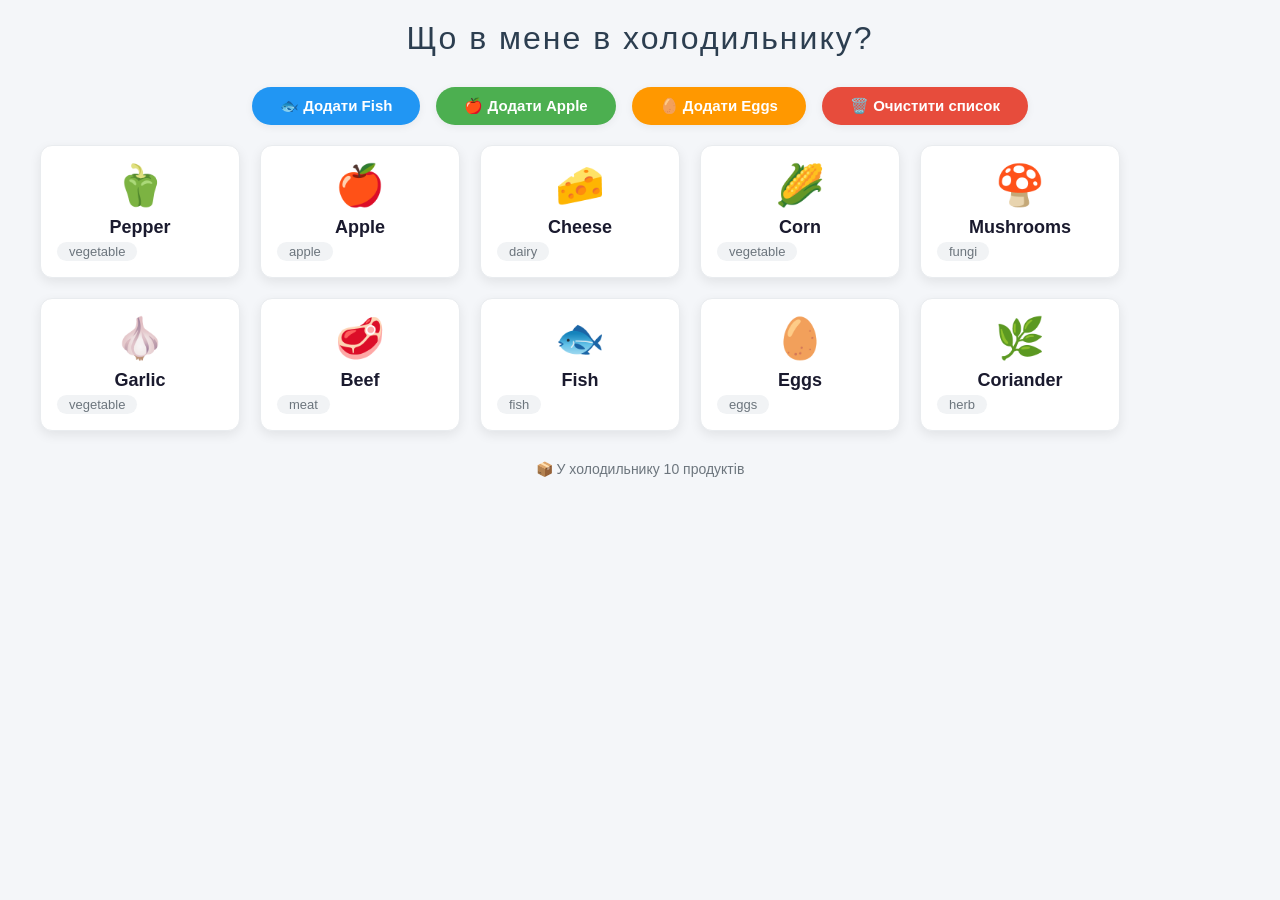
<file: DOM/index4.html>
<!DOCTYPE html>
<html lang="uk">
<head>
    <meta charset="UTF-8">
    <meta name="viewport" content="width=device-width, initial-scale=1.0">
    <title>Мій холодильник</title>
    <link rel="stylesheet" href="style4.css">
</head>
<body>

    <h1> Що в мене в холодильнику?</h1>

    <div class="btn-panel">
        <button class="btn-fish" data-type="fish">🐟 Додати Fish</button>
        <button class="btn-apple" data-type="apple">🍎 Додати Apple</button>
        <button class="btn-eggs" data-type="eggs">🥚 Додати Eggs</button>
        <button class="btn-clear" id="clearBtn">🗑️ Очистити список</button>
    </div>

    <div class="product-grid" id="productGrid"></div>

    <div class="info" id="info">Спочатку список порожній. Додавайте продукти!</div>

<script src="base4.js"></script>
</body>
</html>
</file>
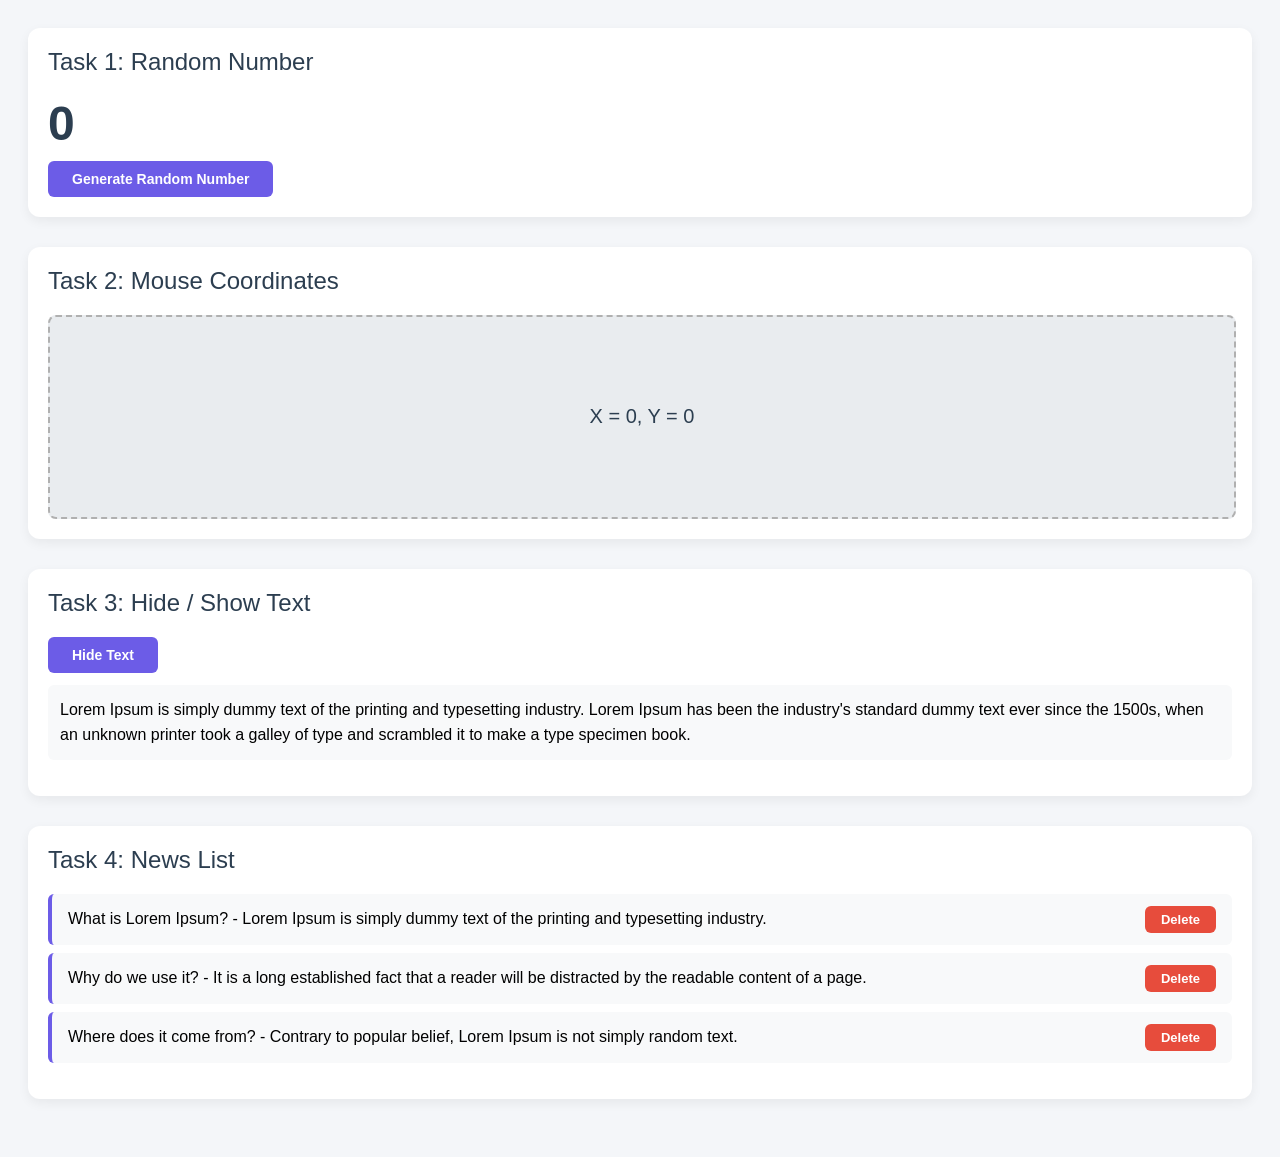
<file: Event_pract/index2.html>
<!DOCTYPE html>
<html lang="en">
<head>
    <meta charset="UTF-8">
    <meta name="viewport" content="width=device-width, initial-scale=1.0">
    <link rel="stylesheet" href="style2.css">
    <title>JavaScript Tasks</title>
</head>
<body>
    
    <div class="task">
        <h2>Task 1: Random Number</h2>
        <div id="randomNumberDisplay">0</div>
        <button onclick="generateRandomNumber()">Generate Random Number</button>
    </div>

    <div class="task">
        <h2>Task 2: Mouse Coordinates</h2>
        <div id="mouseArea" style="width: 100%; height: 200px; background-color: #e9ecef; display: flex; align-items: center; justify-content: center; border-radius: 8px;">
            <span id="coordinates">X = 0, Y = 0</span>
        </div>
    </div>

    <div class="task">
        <h2>Task 3: Hide / Show Text</h2>
        <button id="toggleBtn">Hide Text</button>
        <p id="toggleText">Lorem Ipsum is simply dummy text of the printing and typesetting industry. Lorem Ipsum has been the industry's standard dummy text ever since the 1500s, when an unknown printer took a galley of type and scrambled it to make a type specimen book.</p>
    </div>

    <div class="task">
        <h2>Task 4: News List</h2>
        <ul id="newsList">
            <li>
                <span>What is Lorem Ipsum? - Lorem Ipsum is simply dummy text of the printing and typesetting industry.</span>
                <button class="deleteBtn">Delete</button>
            </li>
            <li>
                <span>Why do we use it? - It is a long established fact that a reader will be distracted by the readable content of a page.</span>
                <button class="deleteBtn">Delete</button>
            </li>
            <li>
                <span>Where does it come from? - Contrary to popular belief, Lorem Ipsum is not simply random text.</span>
                <button class="deleteBtn">Delete</button>
            </li>
        </ul>
    </div>

    <script src="base2.js"></script>
</body>
</html>
</file>
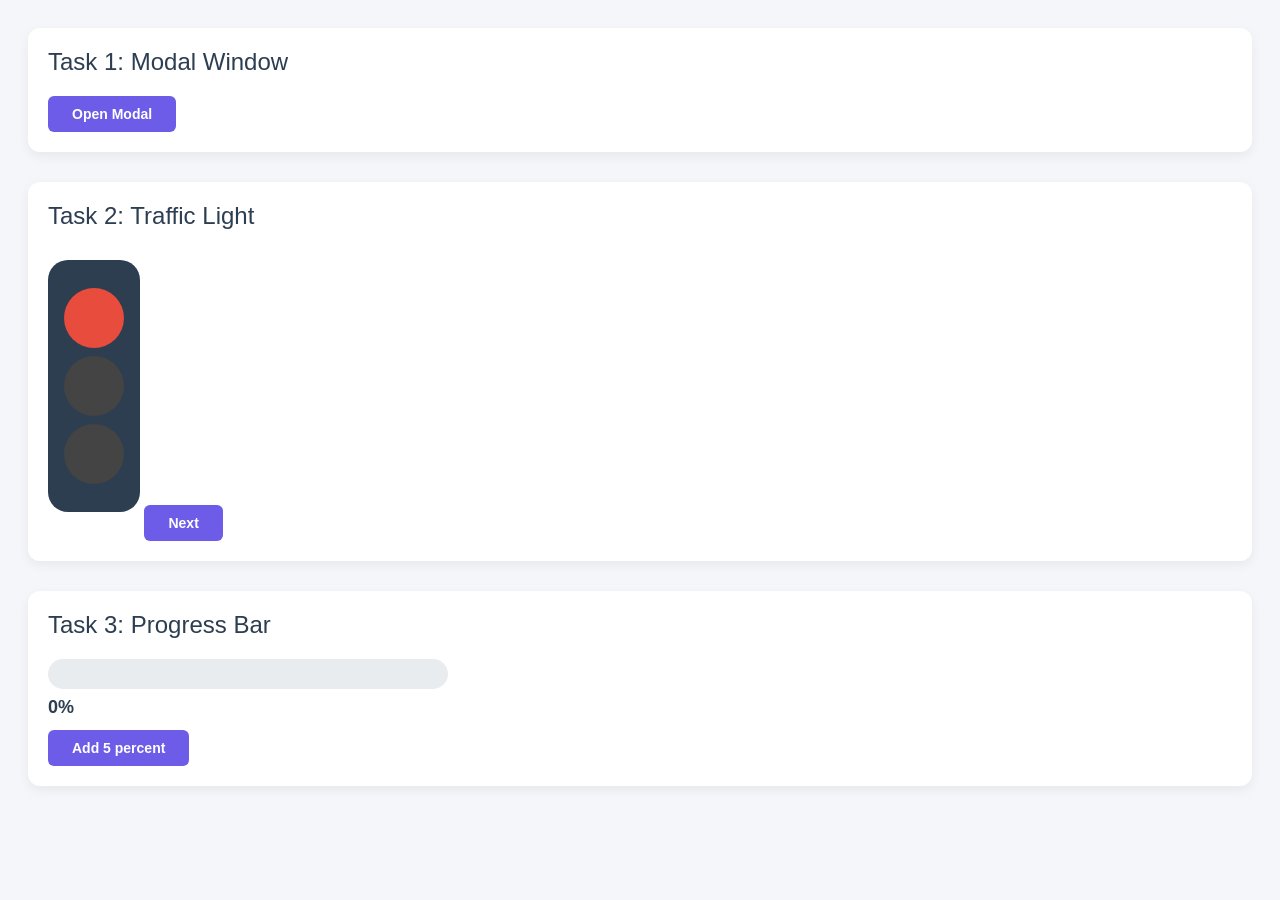
<file: Events_dz/index5.html>
<!DOCTYPE html>
<html lang="en">
<head>
    <meta charset="UTF-8">
    <meta name="viewport" content="width=device-width, initial-scale=1.0">
    <link rel="stylesheet" href="style5.css">
    <title>Events Tasks</title>
</head>
<body>

    <div class="task">
        <h2>Task 1: Modal Window</h2>
        <button id="openModalBtn">Open Modal</button>

        <div id="modalOverlay" class="modal-overlay">
            <div class="modal-box">
                <h2>Hello from Modal Window!</h2>
                <button id="closeModalBtn">Close</button>
            </div>
        </div>
    </div>

    <div class="task">
        <h2>Task 2: Traffic Light</h2>
        <div id="trafficLight">
            <div class="light red" id="redLight"></div>
            <div class="light yellow" id="yellowLight"></div>
            <div class="light green" id="greenLight"></div>
        </div>
        <button id="nextLightBtn">Next</button>
    </div>

    <div class="task">
        <h2>Task 3: Progress Bar</h2>
        <div id="progressContainer">
            <div id="progressBar" style="width: 0%;"></div>
        </div>
        <div id="progressText">0%</div>
        <button id="addProgressBtn">Add 5 percent</button>
    </div>

    <script src="base5.js"></script>
</body>
</html>
</file>
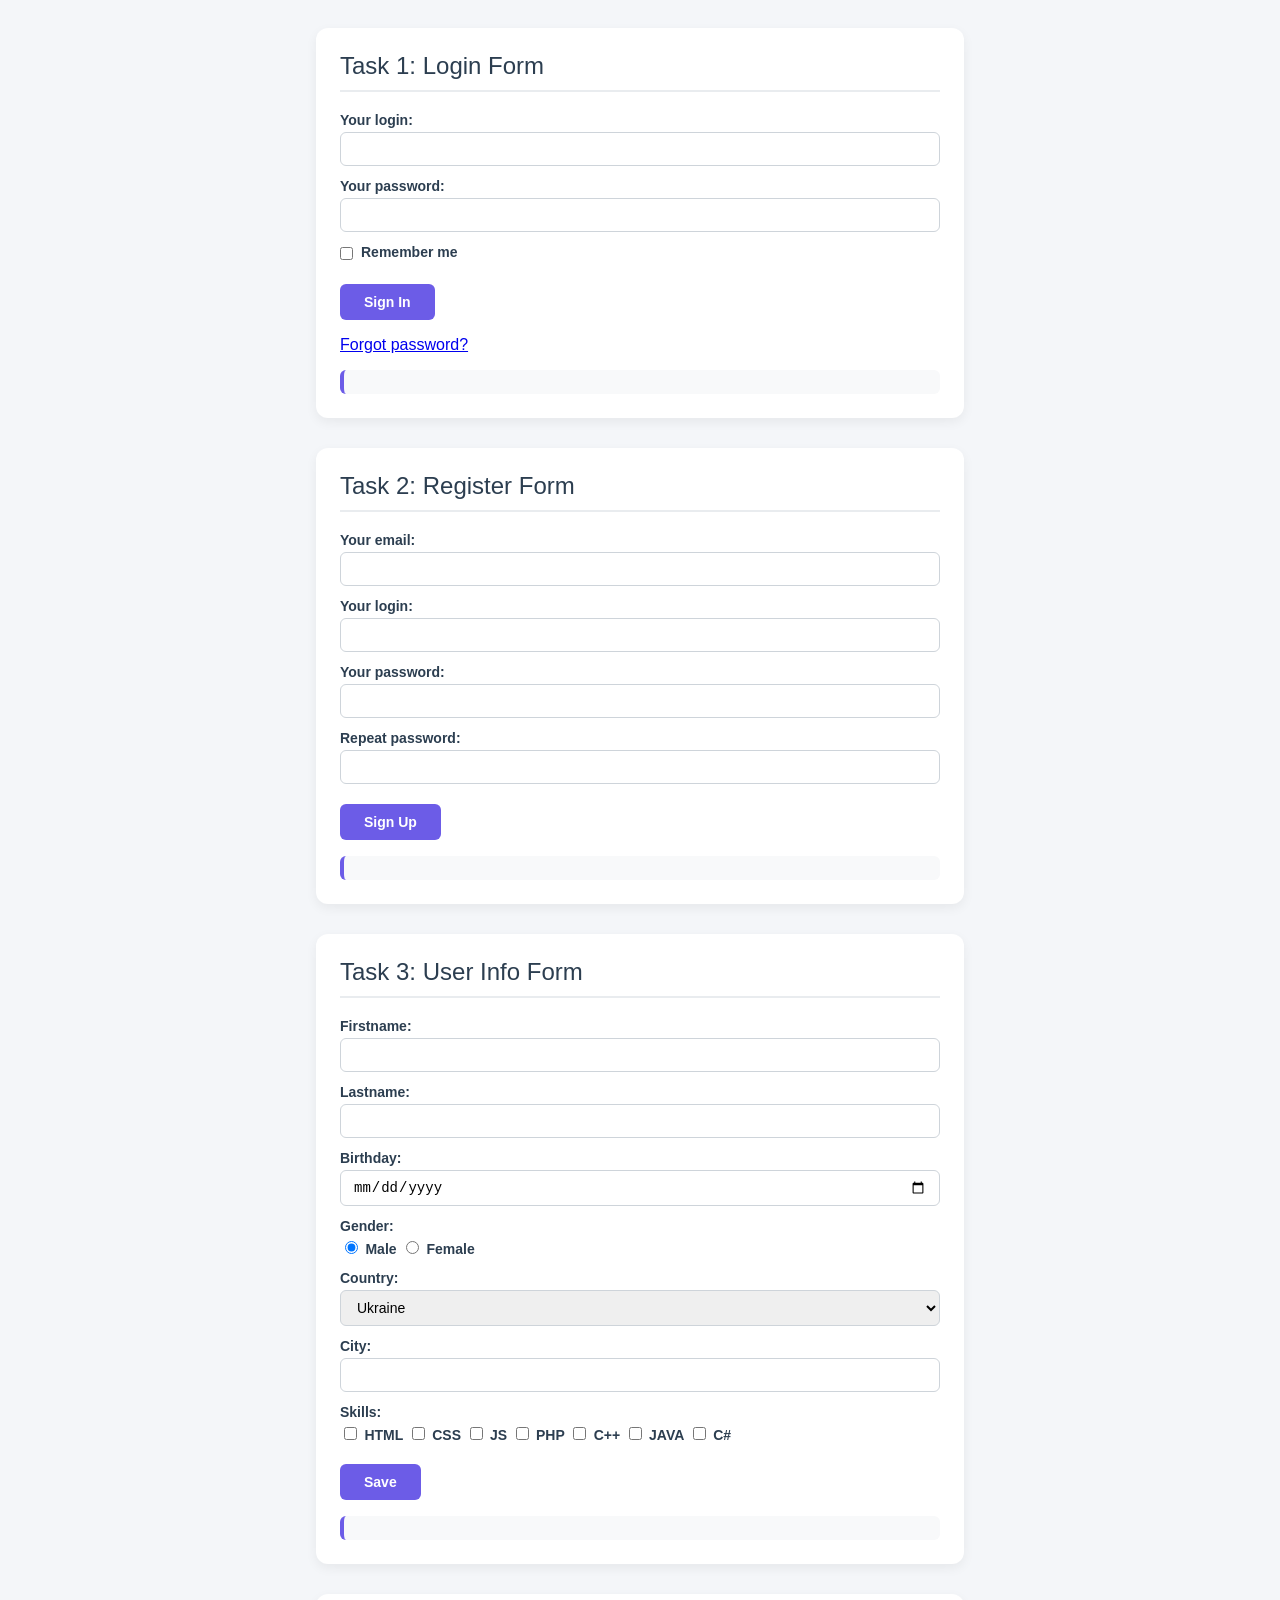
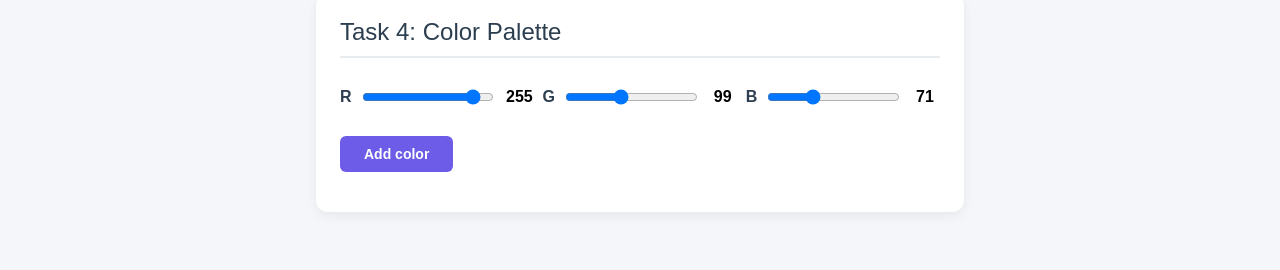
<file: Forms/index6.html>
<!DOCTYPE html>
<html lang="en">
<head>
    <meta charset="UTF-8">
    <meta name="viewport" content="width=device-width, initial-scale=1.0">
    <link rel="stylesheet" href="style6.css">
    <title>Forms Tasks</title>
</head>
<body>

    <div class="task">
        <h2>Task 1: Login Form</h2>
        <form id="loginForm">
            <div class="input-group">
                <label for="loginName">Your login:</label>
                <input id="loginName" name="loginName" type="text" required>
            </div>
            <div class="input-group">
                <label for="loginPassword">Your password:</label>
                <input id="loginPassword" name="loginPassword" type="password" required>
            </div>
            <div class="input-group checkbox-group">
                <input id="rememberMe" name="rememberMe" type="checkbox">
                <label for="rememberMe">Remember me</label>
            </div>
            <button type="submit">Sign In</button>
            <p><a href="#">Forgot password?</a></p>
            <div id="loginResult" class="result"></div>
        </form>
    </div>

    <div class="task">
        <h2>Task 2: Register Form</h2>
        <form id="registerForm">
            <div class="input-group">
                <label for="registerEmail">Your email:</label>
                <input id="registerEmail" name="registerEmail" type="email" required>
            </div>
            <div class="input-group">
                <label for="registerLogin">Your login:</label>
                <input id="registerLogin" name="registerLogin" type="text" required>
            </div>
            <div class="input-group">
                <label for="registerPassword">Your password:</label>
                <input id="registerPassword" name="registerPassword" type="password" required>
            </div>
            <div class="input-group">
                <label for="registerRepeatPassword">Repeat password:</label>
                <input id="registerRepeatPassword" name="registerRepeatPassword" type="password" required>
            </div>
            <button type="submit">Sign Up</button>
            <div id="registerResult" class="result"></div>
        </form>
    </div>

    <div class="task">
        <h2>Task 3: User Info Form</h2>
        <form id="userInfoForm">
            <div class="input-group">
                <label for="firstName">Firstname:</label>
                <input id="firstName" name="firstName" type="text" required>
            </div>
            <div class="input-group">
                <label for="lastName">Lastname:</label>
                <input id="lastName" name="lastName" type="text" required>
            </div>
            <div class="input-group">
                <label for="birthday">Birthday:</label>
                <input id="birthday" name="birthday" type="date" required>
            </div>
            <div class="input-group">
                <label>Gender:</label>
                <div>
                    <input value="Male" id="genderMale" name="gender" type="radio" checked>
                    <label for="genderMale">Male</label>
                    <input value="Female" id="genderFemale" name="gender" type="radio">
                    <label for="genderFemale">Female</label>
                </div>
            </div>
            <div class="input-group">
                <label for="country">Country:</label>
                <select id="country" name="country">
                    <option value="Ukraine">Ukraine</option>
                    <option value="USA">USA</option>
                    <option value="Canada">Canada</option>
                    <option value="UK">UK</option>
                    <option value="Germany">Germany</option>
                </select>
            </div>
            <div class="input-group">
                <label for="city">City:</label>
                <input id="city" name="city" type="text" required>
            </div>
            <div class="input-group">
                <label>Skills:</label>
                <div>
                    <input id="skillHtml" name="skills" type="checkbox" value="HTML">
                    <label for="skillHtml">HTML</label>
                    <input id="skillCss" name="skills" type="checkbox" value="CSS">
                    <label for="skillCss">CSS</label>
                    <input id="skillJs" name="skills" type="checkbox" value="JS">
                    <label for="skillJs">JS</label>
                    <input id="skillPhp" name="skills" type="checkbox" value="PHP">
                    <label for="skillPhp">PHP</label>
                    <input id="skillCpp" name="skills" type="checkbox" value="C++">
                    <label for="skillCpp">C++</label>
                    <input id="skillJava" name="skills" type="checkbox" value="JAVA">
                    <label for="skillJava">JAVA</label>
                    <input id="skillCsharp" name="skills" type="checkbox" value="C#">
                    <label for="skillCsharp">C#</label>
                </div>
            </div>
            <button type="submit">Save</button>
            <div id="userInfoResult" class="result"></div>
        </form>
    </div>

    <div class="task">
        <h2>Task 4: Color Palette</h2>
        <form id="colorForm">
            <div class="input-group color-inputs">
                <label for="colorR">R</label>
                <input id="colorR" name="colorR" type="range" min="0" max="255" value="255">
                <span id="colorRValue">255</span>
                <label for="colorG">G</label>
                <input id="colorG" name="colorG" type="range" min="0" max="255" value="99">
                <span id="colorGValue">99</span>
                <label for="colorB">B</label>
                <input id="colorB" name="colorB" type="range" min="0" max="255" value="71">
                <span id="colorBValue">71</span>
            </div>
            <button type="submit">Add color</button>
            <div id="colorPalette" class="palette"></div>
        </form>
    </div>

    <script src="base6.js"></script>
</body>
</html>
</file>
<file: DOM/style4.css>
* {
            margin: 0;
            padding: 0;
            box-sizing: border-box;
        }
        
        body {
            font-family: 'Segoe UI', Tahoma, Geneva, Verdana, sans-serif;
            background: #f4f6f9;
            padding: 20px;
        }
        
        h1 {
            text-align: center;
            margin-bottom: 30px;
            color: #2c3e50;
            font-weight: 300;
            letter-spacing: 2px;
        }
        
        .product-grid {
            display: flex;
            flex-wrap: wrap;
            gap: 20px;
            justify-content: flex-start;
            max-width: 1200px;
            margin: 0 auto;
        }
        
        .product-card {
            width: 200px;
            background: white;
            border-radius: 12px;
            box-shadow: 0 4px 12px rgba(0, 0, 0, 0.08);
            padding: 16px;
            transition: transform 0.2s, box-shadow 0.2s;
            border: 1px solid #e9ecef;
            flex-shrink: 0;
        }
        
        .product-card:hover {
            transform: translateY(-4px);
            box-shadow: 0 8px 24px rgba(0, 0, 0, 0.12);
        }
        
        .product-card .emoji {
            font-size: 40px;
            display: block;
            text-align: center;
            margin-bottom: 8px;
        }
        
        .product-card .name {
            font-weight: 600;
            font-size: 18px;
            text-align: center;
            color: #1a1a2e;
        }
        
        .product-card .type {
            font-size: 13px;
            color: #6c757d;
            text-align: center;
            margin-top: 4px;
            background: #f1f3f5;
            padding: 2px 12px;
            border-radius: 20px;
            display: inline-block;
            margin-left: auto;
            margin-right: auto;
            width: fit-content;
        }
        
        .btn-panel {
            display: flex;
            justify-content: center;
            gap: 16px;
            flex-wrap: wrap;
            margin: 30px 0 20px;
        }
        
        .btn-panel button {
            padding: 10px 28px;
            border: none;
            border-radius: 30px;
            font-weight: 600;
            font-size: 15px;
            cursor: pointer;
            transition: background 0.2s, transform 0.1s;
            color: white;
            box-shadow: 0 2px 8px rgba(0, 0, 0, 0.06);
        }
        
        .btn-panel button:active {
            transform: scale(0.96);
        }
        
        .btn-fish {
            background: #2196F3;
        }
        .btn-fish:hover {
            background: #1976D2;
        }
        
        .btn-apple {
            background: #4CAF50;
        }
        .btn-apple:hover {
            background: #388E3C;
        }
        
        .btn-eggs {
            background: #FF9800;
        }
        .btn-eggs:hover {
            background: #F57C00;
        }
        
        .btn-clear {
            background: #e74c3c;
            color: white;
            padding: 10px 28px;
            border: none;
            border-radius: 30px;
            font-weight: 600;
            font-size: 15px;
            cursor: pointer;
            transition: background 0.2s;
        }
        
        .btn-clear:hover {
            background: #c0392b;
        }
        
        .info {
            text-align: center;
            color: #6c757d;
            margin-top: 30px;
            font-size: 14px;
        }
</file>
<file: Event_pract/style2.css>
body {
    font-family: Arial, sans-serif;
    padding: 20px;
    background-color: #f4f6f9;
}

.task {
    background: white;
    padding: 20px;
    border-radius: 12px;
    margin-bottom: 30px;
    box-shadow: 0 4px 12px rgba(0, 0, 0, 0.06);
}

h2 {
    color: #2c3e50;
    font-weight: 400;
    margin-top: 0;
}

button {
    padding: 10px 24px;
    border: none;
    border-radius: 6px;
    font-size: 14px;
    font-weight: bold;
    cursor: pointer;
    background-color: #6c5ce7;
    color: white;
    transition: background 0.2s;
}

button:hover {
    background-color: #5a4bd1;
}

#randomNumberDisplay {
    font-size: 48px;
    font-weight: bold;
    color: #2c3e50;
    margin: 10px 0;
}

#mouseArea {
    border: 2px dashed #b0b0b0;
    user-select: none;
}

#coordinates {
    font-size: 20px;
    color: #2c3e50;
}

#toggleText {
    margin-top: 12px;
    padding: 12px;
    background: #f8f9fa;
    border-radius: 6px;
    line-height: 1.6;
}

#newsList {
    list-style: none;
    padding: 0;
}

#newsList li {
    display: flex;
    justify-content: space-between;
    align-items: center;
    padding: 12px 16px;
    background: #f8f9fa;
    border-radius: 6px;
    margin-bottom: 8px;
    border-left: 4px solid #6c5ce7;
}

#newsList li span {
    flex: 1;
    margin-right: 12px;
}

.deleteBtn {
    background-color: #e74c3c;
    padding: 6px 16px;
    font-size: 13px;
}

.deleteBtn:hover {
    background-color: #c0392b;
}
</file>
<file: Events_dz/style5.css>
body {
    font-family: Arial, sans-serif;
    padding: 20px;
    background-color: #f4f6f9;
}

.task {
    background: white;
    padding: 20px;
    border-radius: 12px;
    margin-bottom: 30px;
    box-shadow: 0 4px 12px rgba(0, 0, 0, 0.06);
}

h2 {
    color: #2c3e50;
    font-weight: 400;
    margin-top: 0;
}

button {
    padding: 10px 24px;
    border: none;
    border-radius: 6px;
    font-size: 14px;
    font-weight: bold;
    cursor: pointer;
    background-color: #6c5ce7;
    color: white;
    transition: background 0.2s;
}

button:hover {
    background-color: #5a4bd1;
}

.modal-overlay {
    display: none;
    position: fixed;
    top: 0;
    left: 0;
    width: 100%;
    height: 100%;
    background-color: rgba(0, 0, 0, 0.5);
    justify-content: center;
    align-items: center;
    z-index: 999;
}

.modal-overlay.active {
    display: flex;
}

.modal-box {
    background: white;
    padding: 40px;
    border-radius: 12px;
    text-align: center;
    max-width: 400px;
    width: 90%;
    box-shadow: 0 8px 30px rgba(0, 0, 0, 0.2);
}

.modal-box h2 {
    margin-top: 0;
    margin-bottom: 20px;
}

#trafficLight {
    display: inline-block;
    background: #2c3e50;
    padding: 20px 16px;
    border-radius: 20px;
    margin: 10px 0 16px;
}

.light {
    width: 60px;
    height: 60px;
    border-radius: 50%;
    margin: 8px auto;
    background: #444;
    transition: background 0.3s;
}

.light.red.active {
    background: #e74c3c;
}

.light.yellow.active {
    background: #f1c40f;
}

.light.green.active {
    background: #2ecc71;
}

#progressContainer {
    width: 100%;
    max-width: 400px;
    height: 30px;
    background: #e9ecef;
    border-radius: 15px;
    overflow: hidden;
    margin: 10px 0 8px;
}

#progressBar {
    height: 100%;
    width: 0%;
    background: #6c5ce7;
    border-radius: 15px;
    transition: width 0.3s ease;
}

#progressText {
    font-size: 18px;
    font-weight: bold;
    color: #2c3e50;
    margin: 4px 0 12px;
}
</file>
<file: Forms/style6.css>
body {
    font-family: Arial, sans-serif;
    padding: 20px;
    background-color: #f4f6f9;
}

.task {
    background: white;
    padding: 24px;
    border-radius: 12px;
    margin-bottom: 30px;
    box-shadow: 0 4px 12px rgba(0, 0, 0, 0.06);
    max-width: 600px;
    margin-left: auto;
    margin-right: auto;
}

h2 {
    color: #2c3e50;
    font-weight: 400;
    margin-top: 0;
    border-bottom: 2px solid #e9ecef;
    padding-bottom: 10px;
}

.input-group {
    display: flex;
    flex-direction: column;
    margin-bottom: 12px;
}

.input-group label {
    font-weight: 600;
    font-size: 14px;
    margin-bottom: 4px;
    color: #2c3e50;
}

.input-group input,
.input-group select {
    padding: 8px 12px;
    border: 1px solid #ced4da;
    border-radius: 6px;
    font-size: 14px;
}

.checkbox-group {
    flex-direction: row;
    align-items: center;
    gap: 8px;
}

.checkbox-group input {
    width: auto;
    margin: 0;
}

button {
    padding: 10px 24px;
    border: none;
    border-radius: 6px;
    font-size: 14px;
    font-weight: bold;
    cursor: pointer;
    background-color: #6c5ce7;
    color: white;
    transition: background 0.2s;
    margin-top: 8px;
}

button:hover {
    background-color: #5a4bd1;
}

.result {
    margin-top: 16px;
    padding: 12px;
    background: #f8f9fa;
    border-radius: 6px;
    border-left: 4px solid #6c5ce7;
    font-size: 14px;
    line-height: 1.6;
}

.color-inputs {
    flex-direction: row;
    align-items: center;
    gap: 8px;
    flex-wrap: wrap;
}

.color-inputs label {
    font-weight: bold;
    font-size: 16px;
    margin: 0;
}

.color-inputs input[type="range"] {
    flex: 1;
    min-width: 80px;
}

.color-inputs span {
    font-weight: bold;
    font-size: 16px;
    min-width: 30px;
    text-align: center;
}

.palette {
    display: flex;
    flex-wrap: wrap;
    gap: 8px;
    margin-top: 16px;
}

.color-box {
    width: 100px;
    height: 60px;
    border-radius: 8px;
    border: 2px solid #e9ecef;
    display: flex;
    align-items: center;
    justify-content: center;
    font-size: 11px;
    font-weight: bold;
    color: white;
    text-shadow: 0 1px 4px rgba(0,0,0,0.4);
}
</file>
